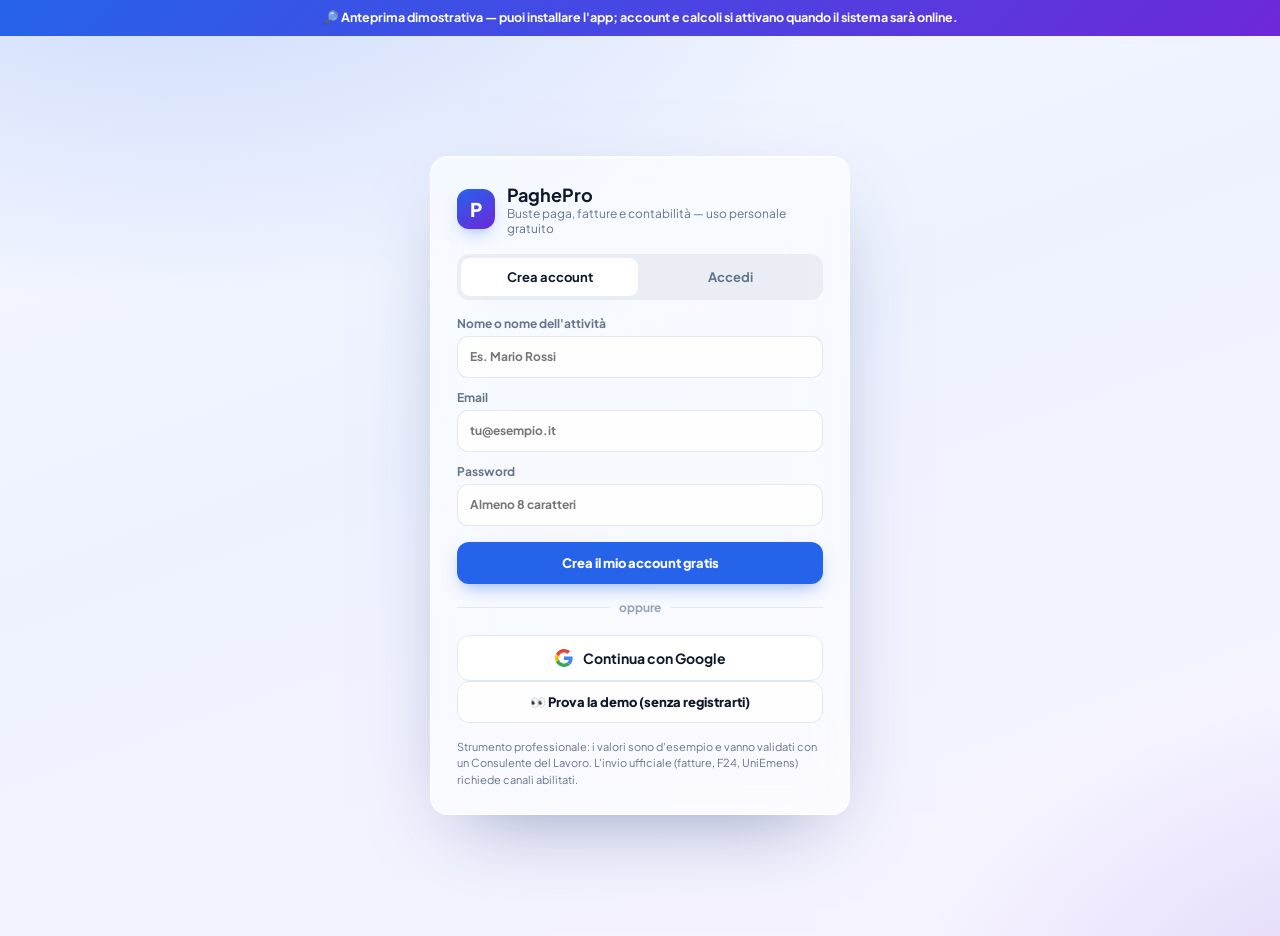
<file: index.html>
<!doctype html>
<html lang="en">
  <head>
    <meta charset="UTF-8" />
    <link rel="icon" type="image/svg+xml" href="/favicon.svg" />
    <meta name="viewport" content="width=device-width, initial-scale=1.0, viewport-fit=cover" />
    <title>PaghePro — Buste paga e contabilità</title>
    <meta name="description" content="Buste paga, fatture e contabilità per uso personale e micro-imprese." />

    <!-- App installabile (PWA): manifest, colore e icone per telefono e computer -->
    <link rel="manifest" href="/manifest.webmanifest" />
    <meta name="theme-color" content="#2563eb" />
    <link rel="apple-touch-icon" href="/icons/apple-touch-icon.png" />
    <meta name="apple-mobile-web-app-capable" content="yes" />
    <meta name="mobile-web-app-capable" content="yes" />
    <meta name="apple-mobile-web-app-status-bar-style" content="default" />
    <meta name="apple-mobile-web-app-title" content="PaghePro" />
    <script type="module" crossorigin src="/assets/index-Bs-Da7kw.js"></script>
    <link rel="stylesheet" crossorigin href="/assets/index-CdrD4pL-.css">
  </head>
  <body>
    <div id="root"></div>
  </body>
</html>
</file>
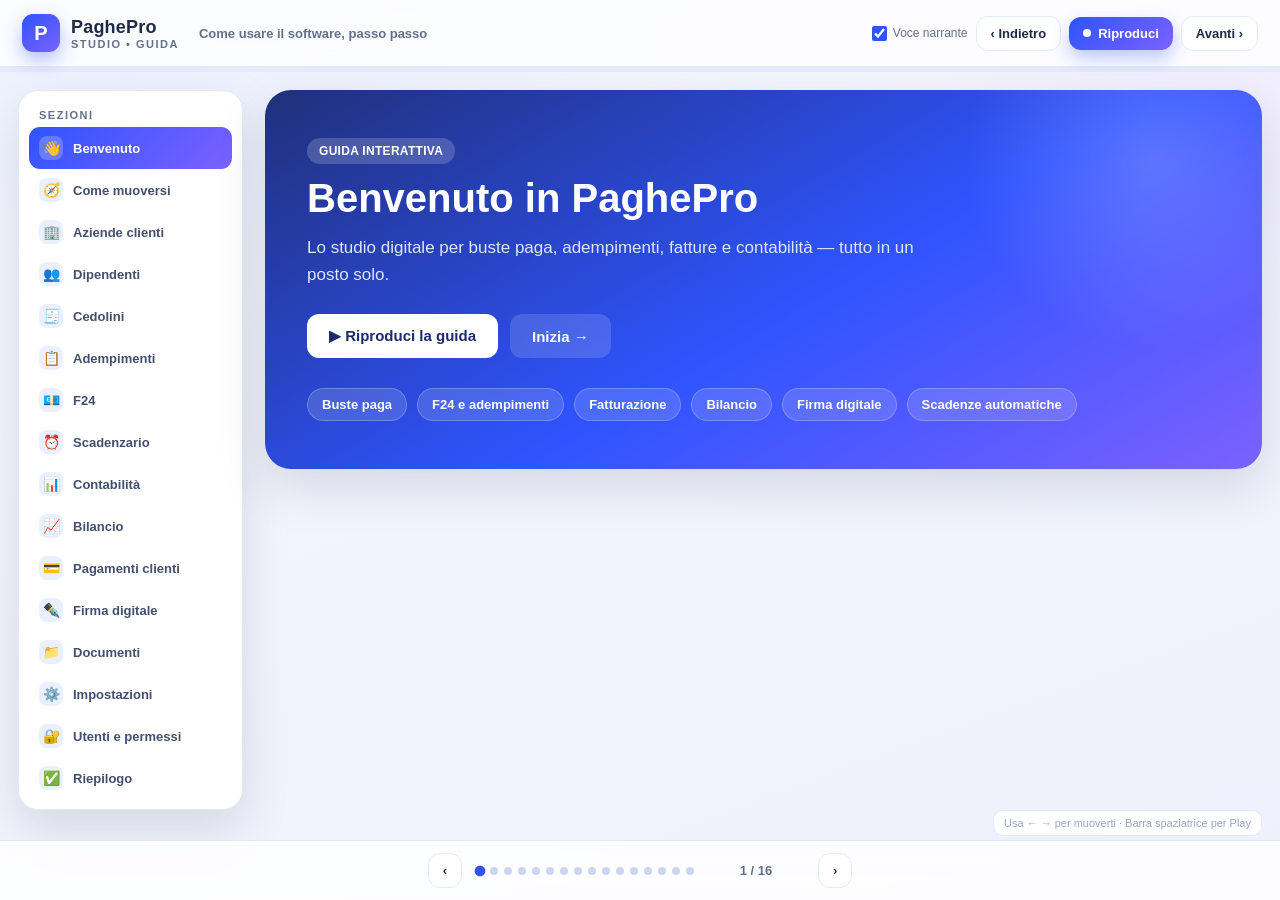
<file: guida/index.html>
<!DOCTYPE html>
<html lang="it">
<head>
<meta charset="UTF-8" />
<meta name="viewport" content="width=device-width, initial-scale=1.0" />
<title>Guida PaghePro — Come usare il software (passo passo)</title>
<style>
  :root{
    --blu:#2f54ff;
    --blu-scuro:#1b2a6b;
    --blu-chiaro:#eaf0ff;
    --viola:#7b61ff;
    --testo:#1f2a44;
    --grigio:#64708a;
    --bordo:#e3e9f7;
    --ok:#16a34a;
    --giallo:#f59e0b;
    --ombra:0 18px 50px rgba(31,42,68,.14);
    --r:20px;
  }
  *{box-sizing:border-box;margin:0;padding:0}
  html,body{height:100%}
  body{
    font-family:-apple-system,BlinkMacSystemFont,"Segoe UI",Roboto,Helvetica,Arial,sans-serif;
    color:var(--testo);
    background:
      radial-gradient(1200px 600px at 10% -10%, #e9eeff 0%, transparent 60%),
      radial-gradient(1000px 600px at 110% 10%, #f1ecff 0%, transparent 55%),
      linear-gradient(160deg,#f6f8ff 0%, #eef1fb 100%);
    min-height:100vh;
    overflow-x:hidden;
  }

  /* ---------- HEADER ---------- */
  header.top{
    position:sticky;top:0;z-index:40;
    display:flex;align-items:center;gap:14px;
    padding:14px 22px;
    background:rgba(255,255,255,.78);
    backdrop-filter:blur(12px);
    border-bottom:1px solid var(--bordo);
  }
  .logo{display:flex;align-items:center;gap:11px}
  .logo .mark{
    width:38px;height:38px;border-radius:11px;
    background:linear-gradient(140deg,var(--blu),var(--viola));
    color:#fff;font-weight:800;font-size:20px;
    display:grid;place-items:center;
    box-shadow:0 8px 18px rgba(47,84,255,.35);
  }
  .logo b{font-size:18px;letter-spacing:.2px}
  .logo span{display:block;font-size:11px;color:var(--grigio);font-weight:600;letter-spacing:1.5px}
  .top .titolo-guida{margin-left:6px;font-weight:700;color:var(--grigio);font-size:13px}
  .top .spazio{flex:1}

  .ctrl{display:flex;align-items:center;gap:8px}
  .btn{
    border:1px solid var(--bordo);background:#fff;color:var(--testo);
    padding:9px 14px;border-radius:12px;font-weight:700;font-size:13px;cursor:pointer;
    display:inline-flex;align-items:center;gap:7px;transition:.15s;
  }
  .btn:hover{border-color:#c7d2f7;transform:translateY(-1px)}
  .btn.primary{background:linear-gradient(135deg,var(--blu),var(--viola));color:#fff;border:none;box-shadow:0 8px 18px rgba(47,84,255,.32)}
  .btn.primary:hover{filter:brightness(1.05)}
  .btn .dot{width:8px;height:8px;border-radius:50%;background:#fff}
  .toggle{font-size:12px;color:var(--grigio);display:flex;align-items:center;gap:6px;user-select:none;cursor:pointer}
  .toggle input{accent-color:var(--blu);width:15px;height:15px}

  /* ---------- PROGRESS ---------- */
  .progress-wrap{height:5px;background:#e6ebfb;position:relative}
  .progress{height:100%;width:0;background:linear-gradient(90deg,var(--blu),var(--viola));transition:width .5s ease}

  /* ---------- LAYOUT ---------- */
  .shell{display:flex;max-width:1280px;margin:0 auto;padding:18px 18px 90px;gap:22px}
  nav.indice{
    width:225px;flex:none;position:sticky;top:96px;align-self:flex-start;
    background:#fff;border:1px solid var(--bordo);border-radius:var(--r);
    padding:10px;box-shadow:var(--ombra);max-height:calc(100vh - 120px);overflow:auto;
  }
  nav.indice h4{font-size:11px;letter-spacing:1.5px;color:var(--grigio);padding:8px 10px 6px}
  .voce{
    display:flex;align-items:center;gap:10px;padding:9px 10px;border-radius:11px;
    cursor:pointer;font-size:13px;font-weight:600;color:#42506e;transition:.12s;
  }
  .voce .ic{width:24px;height:24px;border-radius:8px;background:var(--blu-chiaro);display:grid;place-items:center;font-size:14px;flex:none}
  .voce:hover{background:#f3f6ff}
  .voce.attiva{background:linear-gradient(135deg,var(--blu),var(--viola));color:#fff}
  .voce.attiva .ic{background:rgba(255,255,255,.22)}

  main{flex:1;min-width:0}

  /* ---------- SLIDE ---------- */
  .slide{display:none;animation:entra .55s cubic-bezier(.2,.7,.2,1)}
  .slide.show{display:block}
  @keyframes entra{from{opacity:0;transform:translateY(22px)}to{opacity:1;transform:none}}

  .badge{
    display:inline-flex;align-items:center;gap:8px;font-size:12px;font-weight:800;
    color:var(--blu);background:var(--blu-chiaro);padding:6px 12px;border-radius:999px;margin-bottom:12px;
    letter-spacing:.3px;
  }
  .slide h1{font-size:30px;line-height:1.15;margin-bottom:8px}
  .slide .tagline{color:var(--grigio);font-size:16px;margin-bottom:20px;max-width:760px}

  .doppia{display:grid;grid-template-columns:1.15fr .95fr;gap:26px;align-items:start}
  @media(max-width:900px){.doppia{grid-template-columns:1fr}}

  /* screenshot */
  .schermo{
    position:relative;border-radius:18px;overflow:hidden;
    border:1px solid var(--bordo);box-shadow:var(--ombra);
    background:#fff;animation:fluttua 6s ease-in-out infinite;
  }
  @keyframes fluttua{0%,100%{transform:translateY(0)}50%{transform:translateY(-7px)}}
  .schermo .barra{height:30px;background:#f4f6fc;display:flex;align-items:center;gap:6px;padding:0 12px;border-bottom:1px solid var(--bordo)}
  .schermo .barra i{width:10px;height:10px;border-radius:50%;display:inline-block}
  .schermo .barra i:nth-child(1){background:#ff5f57}
  .schermo .barra i:nth-child(2){background:#febc2e}
  .schermo .barra i:nth-child(3){background:#28c840}
  .schermo .barra span{margin-left:10px;font-size:11px;color:#9aa6c0;font-weight:600}
  .schermo img{display:block;width:100%;height:auto}
  /* sheen che attraversa lo screenshot */
  .schermo::after{
    content:"";position:absolute;top:0;left:-60%;width:50%;height:100%;
    background:linear-gradient(100deg,transparent,rgba(255,255,255,.45),transparent);
    transform:skewX(-18deg);animation:sheen 4.5s ease-in-out infinite;pointer-events:none;
  }
  @keyframes sheen{0%,70%{left:-60%}100%{left:130%}}
  /* hotspot pulsante */
  .hotspot{position:absolute;width:26px;height:26px;border-radius:50%;
    border:3px solid var(--blu);background:rgba(47,84,255,.18);
    transform:translate(-50%,-50%);pointer-events:none;}
  .hotspot::before{content:"";position:absolute;inset:-3px;border-radius:50%;border:3px solid var(--blu);animation:onda 1.8s ease-out infinite}
  @keyframes onda{0%{transform:scale(1);opacity:.9}100%{transform:scale(2.6);opacity:0}}

  /* pannello spiegazione */
  .pannello{background:#fff;border:1px solid var(--bordo);border-radius:var(--r);padding:22px;box-shadow:var(--ombra)}
  .pannello h3{font-size:14px;color:var(--grigio);text-transform:uppercase;letter-spacing:1px;margin-bottom:14px}
  .passo{display:flex;gap:13px;margin-bottom:15px;opacity:0;transform:translateX(14px);animation:passoIn .5s forwards}
  .passo .num{
    width:30px;height:30px;border-radius:10px;flex:none;
    background:linear-gradient(135deg,var(--blu),var(--viola));color:#fff;
    font-weight:800;font-size:14px;display:grid;place-items:center;box-shadow:0 6px 14px rgba(47,84,255,.3)
  }
  .passo p{font-size:14.5px;line-height:1.5;color:#34405e;padding-top:3px}
  .passo p b{color:var(--testo)}
  @keyframes passoIn{to{opacity:1;transform:none}}

  .tip{
    margin-top:6px;display:flex;gap:11px;align-items:flex-start;
    background:linear-gradient(135deg,#fff7e8,#fff);border:1px solid #ffe6b0;
    border-radius:14px;padding:13px 15px;font-size:13.5px;line-height:1.5;color:#7a5b16;
  }
  .tip .ek{font-size:18px;line-height:1}

  /* slide intro / outro */
  .hero{
    background:linear-gradient(150deg,#20307a 0%, #2f54ff 55%, #7b61ff 100%);
    color:#fff;border-radius:26px;padding:48px 42px;box-shadow:var(--ombra);position:relative;overflow:hidden;
  }
  .hero::before{content:"";position:absolute;width:380px;height:380px;border-radius:50%;
    background:radial-gradient(circle,rgba(255,255,255,.18),transparent 70%);top:-120px;right:-80px}
  .hero .badge{background:rgba(255,255,255,.18);color:#fff}
  .hero h1{font-size:40px;line-height:1.1;margin-bottom:14px;max-width:720px}
  .hero p{font-size:17px;line-height:1.6;color:#dfe5ff;max-width:640px;margin-bottom:26px}
  .hero .azioni{display:flex;gap:12px;flex-wrap:wrap}
  .hero .btn{background:#fff;color:var(--blu-scuro);border:none;font-size:15px;padding:13px 22px}
  .hero .btn.ghost{background:rgba(255,255,255,.14);color:#fff}
  .pills{display:flex;flex-wrap:wrap;gap:10px;margin-top:30px}
  .pill{background:rgba(255,255,255,.14);border:1px solid rgba(255,255,255,.22);padding:8px 14px;border-radius:999px;font-size:13px;font-weight:600}

  .riepilogo{display:grid;grid-template-columns:repeat(2,1fr);gap:14px;margin-top:8px}
  @media(max-width:680px){.riepilogo{grid-template-columns:1fr}}
  .rcard{background:#fff;border:1px solid var(--bordo);border-radius:16px;padding:16px 18px;box-shadow:var(--ombra);display:flex;gap:13px;align-items:flex-start}
  .rcard .ic{width:34px;height:34px;border-radius:10px;background:var(--blu-chiaro);display:grid;place-items:center;font-size:17px;flex:none}
  .rcard b{display:block;margin-bottom:3px}
  .rcard small{color:var(--grigio);font-size:13px;line-height:1.45}

  /* ---------- FOOTER NAV ---------- */
  .footer-nav{
    position:fixed;bottom:0;left:0;right:0;z-index:40;
    display:flex;align-items:center;justify-content:center;gap:14px;
    padding:12px;background:rgba(255,255,255,.86);backdrop-filter:blur(12px);
    border-top:1px solid var(--bordo);
  }
  .footer-nav .conta{font-size:13px;font-weight:700;color:var(--grigio);min-width:96px;text-align:center}
  .dots{display:flex;gap:6px}
  .dots i{width:8px;height:8px;border-radius:50%;background:#cdd6f0;cursor:pointer;transition:.2s}
  .dots i.on{background:var(--blu);transform:scale(1.35)}
  .nascondi{display:none!important}

  .hint-tasti{position:fixed;bottom:64px;right:18px;font-size:11px;color:#9aa6c0;background:#fff;border:1px solid var(--bordo);border-radius:10px;padding:6px 10px;z-index:39}
  @media(max-width:760px){nav.indice{display:none}.hint-tasti{display:none}}
</style>
</head>
<body>

<header class="top">
  <div class="logo">
    <div class="mark">P</div>
    <div><b>PaghePro</b><span>STUDIO • GUIDA</span></div>
  </div>
  <div class="titolo-guida">Come usare il software, passo passo</div>
  <div class="spazio"></div>
  <div class="ctrl">
    <label class="toggle"><input type="checkbox" id="vox" checked> Voce narrante</label>
    <button class="btn" id="btnPrev">‹ Indietro</button>
    <button class="btn primary" id="btnPlay"><span class="dot"></span> Riproduci</button>
    <button class="btn" id="btnNext">Avanti ›</button>
  </div>
</header>
<div class="progress-wrap"><div class="progress" id="prog"></div></div>

<div class="shell">
  <nav class="indice" id="indice">
    <h4>SEZIONI</h4>
    <div id="voci"></div>
  </nav>

  <main id="main"><!-- slide iniettate da JS --></main>
</div>

<div class="hint-tasti">Usa ← → per muoverti · Barra spaziatrice per Play</div>

<div class="footer-nav">
  <button class="btn" id="btnPrev2">‹</button>
  <div class="dots" id="dots"></div>
  <div class="conta" id="conta">1 / 16</div>
  <button class="btn" id="btnNext2">›</button>
</div>

<script src="guida-data.js"></script>
<script>
/* =========================================================
   RENDER + NAVIGAZIONE + RIPRODUZIONE CON VOCE
   (i testi delle schede sono in guida-data.js)
   ========================================================= */
const main=document.getElementById('main');
const voci=document.getElementById('voci');
const dots=document.getElementById('dots');
let idx=0, playing=false, timer=null;

// costruisci slide
SLIDES.forEach((s,i)=>{
  const el=document.createElement('section');
  el.className='slide'; el.dataset.i=i;
  if(s.tipo==='hero'){
    el.innerHTML=`<div class="hero">
      <span class="badge">GUIDA INTERATTIVA</span>
      <h1>${s.titolo}</h1>
      <p>${s.intro}</p>
      <div class="azioni">
        <button class="btn" onclick="window._play()">▶ Riproduci la guida</button>
        <button class="btn ghost" onclick="window._go(1)">Inizia →</button>
      </div>
      <div class="pills">${s.pills.map(p=>`<span class="pill">${p}</span>`).join('')}</div>
    </div>`;
  } else if(s.tipo==='outro'){
    el.innerHTML=`<span class="badge">${s.icona} ${s.menu}</span>
      <h1>${s.titolo}</h1>
      <p class="tagline">${s.tagline}</p>
      <div class="riepilogo">
        ${s.cards.map(c=>`<div class="rcard"><div class="ic">${c[0]}</div><div><b>${c[1]}</b><small>${c[2]}</small></div></div>`).join('')}
      </div>
      <div class="tip" style="margin-top:18px"><span class="ek">💡</span><div>${s.nota}</div></div>`;
  } else {
    el.innerHTML=`<span class="badge">${s.icona} ${s.menu}</span>
      <h1>${s.titolo}</h1>
      <p class="tagline">${s.tagline}</p>
      <div class="doppia">
        <div class="schermo">
          <div class="barra"><i></i><i></i><i></i><span>PaghePro Studio</span></div>
          <img src="${s.img}" alt="${s.menu}">
          ${s.hotspot?`<div class="hotspot" style="left:${s.hotspot.x}%;top:${s.hotspot.y}%"></div>`:''}
        </div>
        <div class="pannello">
          <h3>Come si fa</h3>
          ${s.passi.map((p,k)=>`<div class="passo" style="animation-delay:${.15+k*.13}s"><div class="num">${k+1}</div><p>${p}</p></div>`).join('')}
          ${s.tip?`<div class="tip"><span class="ek">💡</span><div>${s.tip}</div></div>`:''}
        </div>
      </div>`;
  }
  main.appendChild(el);

  // voce indice
  const v=document.createElement('div');
  v.className='voce'; v.dataset.i=i;
  v.innerHTML=`<span class="ic">${s.icona}</span><span>${s.menu}</span>`;
  v.onclick=()=>go(i);
  voci.appendChild(v);

  // dot
  const d=document.createElement('i'); d.dataset.i=i; d.onclick=()=>go(i); dots.appendChild(d);
});

function render(){
  document.querySelectorAll('.slide').forEach(el=>el.classList.toggle('show', +el.dataset.i===idx));
  // ri-triggera animazioni passi
  const cur=document.querySelector('.slide.show');
  if(cur){ cur.querySelectorAll('.passo').forEach(p=>{p.style.animation='none';p.offsetHeight;p.style.animation='';}); }
  document.querySelectorAll('.voce').forEach(v=>v.classList.toggle('attiva',+v.dataset.i===idx));
  document.querySelectorAll('.dots i').forEach(d=>d.classList.toggle('on',+d.dataset.i===idx));
  const attiva=document.querySelector('.voce.attiva'); if(attiva) attiva.scrollIntoView({block:'nearest'});
  document.getElementById('conta').textContent=`${idx+1} / ${SLIDES.length}`;
  document.getElementById('prog').style.width=((idx)/(SLIDES.length-1)*100)+'%';
}
function go(i){ idx=Math.max(0,Math.min(SLIDES.length-1,i)); render(); if(playing) speakCurrent(); }
function next(auto){ if(idx<SLIDES.length-1){ go(idx+1);} else { stop(); } }
function prev(){ go(idx-1); }

// ---- voce ----
function pickVoice(){
  const vs=speechSynthesis.getVoices().filter(v=>v.lang&&v.lang.toLowerCase().startsWith('it'));
  return vs[0]||null;
}
function speakCurrent(){
  clearTimeout(timer);
  const txt=SLIDES[idx].narr||'';
  const useVox=document.getElementById('vox').checked && 'speechSynthesis' in window;
  if(useVox){
    speechSynthesis.cancel();
    const u=new SpeechSynthesisUtterance(txt);
    u.lang='it-IT'; u.rate=1; u.pitch=1;
    const v=pickVoice(); if(v) u.voice=v;
    u.onend=()=>{ if(playing) timer=setTimeout(()=>next(true),700); };
    speechSynthesis.speak(u);
  } else {
    // senza voce: tempo proporzionale alla lunghezza del testo
    const ms=Math.max(4200, txt.length*55);
    timer=setTimeout(()=>{ if(playing) next(true); }, ms);
  }
}
function play(){ playing=true; setBtn(); if(idx===SLIDES.length-1) idx=0,render(); speakCurrent(); }
function stop(){ playing=false; setBtn(); clearTimeout(timer); if('speechSynthesis' in window) speechSynthesis.cancel(); }
function setBtn(){ document.getElementById('btnPlay').innerHTML = playing?'<span class="dot"></span> Pausa':'<span class="dot"></span> Riproduci'; }

window._play=play; window._go=go;
document.getElementById('btnPlay').onclick=()=> playing?stop():play();
document.getElementById('btnNext').onclick=()=>{stop();next();};
document.getElementById('btnPrev').onclick=()=>{stop();prev();};
document.getElementById('btnNext2').onclick=()=>{stop();next();};
document.getElementById('btnPrev2').onclick=()=>{stop();prev();};
document.getElementById('vox').onchange=()=>{ if(playing) speakCurrent(); };
document.addEventListener('keydown',e=>{
  if(e.key==='ArrowRight'){stop();next();}
  else if(e.key==='ArrowLeft'){stop();prev();}
  else if(e.code==='Space'){e.preventDefault(); playing?stop():play();}
});
if('speechSynthesis' in window){ speechSynthesis.onvoiceschanged=()=>{}; }
render();
</script>
</body>
</html>
</file>
<file: assets/index-CdrD4pL-.css>
@import "https://fonts.googleapis.com/css2?family=Plus+Jakarta+Sans:wght@400;500;600;700;800&display=swap";:root{--text:#0f172a;--muted:#64748b;--soft:#94a3b8;--line:#e2e8f0;--line-soft:#eef2f7;--blue:#2563eb;--blue-strong:#1d4ed8;--green:#16a34a;--amber:#b45309;--red:#b91c1c;--violet:#6d28d9;--cyan:#0e7490;--panel:#ffffff8f;--panel-strong:#ffffffbd;--shadow:0 14px 40px -18px #1e3a5f52;--inset:0 1px 0 #ffffffad inset;font-family:Plus Jakarta Sans,system-ui,-apple-system,BlinkMacSystemFont,Segoe UI,sans-serif}*{box-sizing:border-box}html{min-height:100%}body{min-height:100vh;color:var(--text);-webkit-font-smoothing:antialiased;background:radial-gradient(900px 600px at 8% -8%,#cfe0ff 0%,#cfe0ff00 55%),radial-gradient(800px 600px at 95% 0,#d8e9ff 0%,#d8e9ff00 52%),radial-gradient(700px 700px at 60% 110%,#e3dcff 0%,#e3dcff00 55%),radial-gradient(600px 500px at 100% 80%,#d4f3ee 0%,#d4f3ee00 55%),linear-gradient(155deg,#eaf2fd 0%,#e9eefb 50%,#eef3fb 100%);margin:0}button,input,select,textarea{font:inherit}button{color:inherit}input,select,textarea{width:100%;min-height:42px;color:var(--text);background:#ffffffd1;border:1px solid #e2e8f0f2;border-radius:11px;outline:none;padding:0 12px;transition:border-color .18s,box-shadow .18s,background .18s}input:focus,select:focus,textarea:focus{background:#fff;border-color:#2563eb94;box-shadow:0 0 0 4px #2563eb1a}textarea{resize:vertical;min-height:160px;padding:11px 12px;line-height:1.45}h1,h2,p{margin:0}.num{font-variant-numeric:tabular-nums}.centro{place-items:center;min-height:100vh;padding:20px;display:grid}.card{background:var(--panel);width:min(100%,380px);box-shadow:var(--inset), var(--shadow);-webkit-backdrop-filter:blur(24px)saturate(180%);backdrop-filter:blur(24px)saturate(180%);border:1px solid #ffffffb8;border-radius:18px;padding:22px}.errore{color:var(--red);margin-top:12px;font-size:12px;font-weight:700}.muto{color:var(--muted)}.app-shell{gap:16px;min-height:100vh;padding:16px;display:flex}.glass-panel,.glass-card{background:var(--panel);box-shadow:var(--inset), var(--shadow);-webkit-backdrop-filter:blur(26px)saturate(185%);border:1px solid #ffffffad}.sidebar{border-radius:22px;flex-direction:column;flex:0 0 248px;align-self:flex-start;width:248px;max-height:calc(100vh - 32px);display:flex;position:sticky;top:16px;overflow:hidden}.brand{align-items:center;gap:11px;padding:20px 20px 16px;display:flex}.brand-mark{color:#fff;background:linear-gradient(150deg, var(--blue), var(--blue-strong));border-radius:11px;place-items:center;width:38px;height:38px;font-size:19px;font-weight:800;display:grid;box-shadow:0 6px 14px -3px #2563eb8c}.brand strong,.brand span{line-height:1.05;display:block}.brand strong{font-size:16px;font-weight:800}.brand span{color:var(--muted);margin-top:3px;font-size:11px;font-weight:700}.nav-scroll{flex:1;padding:6px 12px 10px;overflow-y:auto}.nav-title{color:var(--soft);letter-spacing:.07em;text-transform:uppercase;padding:14px 12px 7px;font-size:10px;font-weight:800}.nav-item{color:#475569;cursor:pointer;text-align:left;background:0 0;border:0;border-radius:12px;align-items:center;gap:11px;width:100%;margin-bottom:3px;padding:10px 12px;font-size:13.5px;font-weight:700;display:flex}.nav-item span{text-align:center;width:20px;color:inherit;font-size:15px}.nav-item.active{color:#fff;background:linear-gradient(150deg, var(--blue), var(--blue-strong));box-shadow:0 8px 18px -6px #2563eb8c}.company-switch{cursor:pointer;background:#ffffffb3;border:1px solid #e2e8f0e6;border-radius:14px;align-items:center;gap:10px;margin:12px;padding:11px 12px;display:flex}.company-switch strong,.company-switch small{line-height:1.2;display:block}.company-switch strong{font-size:12.5px}.company-switch small{color:var(--soft);margin-top:2px;font-size:10.5px}.company-icon{width:30px;height:30px;color:var(--blue);background:#eff6ff;border-radius:9px;flex:0 0 30px;place-items:center;font-weight:800;display:grid}.chevron{color:var(--soft);margin-left:auto}.workspace{flex-direction:column;flex:1;gap:16px;min-width:0;display:flex}.topbar{align-items:center;gap:12px;display:flex}.soft-button,.icon-button,.user-button,.search-box{-webkit-backdrop-filter:blur(22px)saturate(185%);backdrop-filter:blur(22px)saturate(185%);background:#ffffff8c;border:1px solid #ffffffd9;box-shadow:0 4px 16px -8px #1e3a5f33}.soft-button,.icon-button,.user-button{cursor:pointer}.company-top{border-radius:13px;align-items:center;gap:9px;min-height:44px;padding:0 13px;font-size:13.5px;display:flex}.guide-top{color:#fff;background:linear-gradient(135deg,#2f54ff,#7b61ff);border:none;border-radius:13px;align-items:center;gap:8px;min-height:44px;padding:0 16px;font-size:13.5px;display:flex;box-shadow:0 8px 18px -6px #2f54ff80}.guide-top strong{font-weight:700}.guide-top:hover{filter:brightness(1.06)}.search-box{border-radius:13px;align-items:center;width:min(100%,560px);display:flex;position:relative}.search-box span{color:var(--soft);position:absolute;left:14px}.search-box input{height:44px;box-shadow:none;background:0 0;border:0;padding:0 58px 0 38px}.search-box kbd{border:1px solid var(--line);color:var(--soft);font:inherit;background:#fff;border-radius:6px;padding:2px 6px;font-size:11px;font-weight:700;position:absolute;right:12px}.topbar-spacer{flex:1}.icon-button{border-radius:13px;place-items:center;width:44px;height:44px;font-weight:800;display:grid;position:relative}.icon-button b{color:#fff;background:#dc2626;border:2px solid #eef4fc;border-radius:9px;place-items:center;min-width:18px;height:18px;padding:0 4px;font-size:10px;display:grid;position:absolute;top:-5px;right:-5px}.user-button{border-radius:13px;align-items:center;gap:10px;min-height:44px;padding:6px 12px 6px 6px;display:flex}.user-button>span{color:#fff;background:linear-gradient(150deg, var(--blue), var(--blue-strong));border-radius:9px;flex:0 0 32px;place-items:center;width:32px;height:32px;font-size:12px;font-weight:800;display:grid}.user-button strong,.user-button small{text-align:left;line-height:1.2;display:block}.user-button strong{font-size:12.5px}.user-button small{color:var(--soft);margin-top:2px;font-size:10.5px}.user-button em{color:var(--soft);font-style:normal}.content-area{flex:1;min-width:0}.breadcrumbs{color:var(--soft);align-items:center;gap:8px;margin-bottom:12px;font-size:12.5px;font-weight:700;display:flex}.breadcrumbs b{color:#cbd5e1;margin-left:8px}.breadcrumbs .current{color:var(--text)}.dashboard-grid{grid-template-columns:minmax(0,1fr) 312px;align-items:start;gap:16px;display:grid}.dashboard-main{min-width:0}.page-heading,.card-title-row{justify-content:space-between;align-items:flex-start;gap:16px;display:flex}.page-heading{margin-bottom:18px}.page-heading h1,.page-card h1{letter-spacing:-.02em;font-size:27px;font-weight:800}.page-heading p,.card-title-row p,.page-card p{color:var(--muted);margin-top:5px;font-size:13.5px;font-weight:600}.btn{cursor:pointer;white-space:nowrap;border:0;border-radius:12px;justify-content:center;align-items:center;min-height:42px;padding:0 17px;font-size:13px;font-weight:800;display:inline-flex}.btn.primary{color:#fff;background:var(--blue);box-shadow:0 8px 18px -6px #2563eb80}.btn.secondary{border:1px solid var(--line);color:var(--text);background:#ffffffc7}.kpi-grid{grid-template-columns:repeat(4,minmax(0,1fr));gap:14px;margin-bottom:16px;display:grid}.glass-card{border-radius:18px}.kpi-card{padding:17px}.kpi-head{align-items:center;gap:10px;display:flex}.kpi-head strong,.kpi-head small{line-height:1.2;display:block}.kpi-head strong{color:#475569;font-size:12px}.kpi-head small{color:var(--soft);margin-top:3px;font-size:10.5px;font-weight:700}.tone-icon{border-radius:11px;flex:0 0 38px;place-items:center;width:38px;height:38px;font-weight:800;display:grid}.tone-icon.blue,.workflow-dot.blue{color:var(--blue);background:#eff6ff}.tone-icon.green,.workflow-dot.green{color:var(--green);background:#dcfce7}.tone-icon.amber,.workflow-dot.amber{color:var(--amber);background:#fef3c7}.tone-icon.cyan{color:var(--cyan);background:#cffafe}.kpi-value{letter-spacing:-.02em;margin-top:13px;font-size:26px;font-weight:800}.kpi-value span{color:var(--soft);font-size:15px}.kpi-value.blue{color:var(--blue)}.kpi-value.green{color:var(--green)}.kpi-value.amber{color:var(--amber)}.kpi-value.cyan{color:var(--cyan)}.kpi-card p{color:var(--muted);margin-top:6px;font-size:11px;font-weight:700}.work-card{margin-bottom:16px;padding:18px 20px}.card-title-row h2{font-size:15px;font-weight:800}.link-button{color:var(--blue);cursor:pointer;background:0 0;border:0;font-size:12.5px;font-weight:800}.workflow{grid-template-columns:repeat(7,minmax(84px,1fr));gap:0;margin-top:18px;display:grid;overflow-x:auto}.workflow-step{text-align:center;flex-direction:column;align-items:center;min-width:86px;display:flex;position:relative}.workflow-line{background:var(--line);width:100%;height:2px;position:absolute;top:24px;left:50%}.workflow-dot{z-index:1;border:2px solid;border-radius:999px;place-items:center;width:48px;height:48px;font-size:18px;font-weight:800;display:grid;position:relative}.workflow-dot.slate{color:var(--soft);background:#f8fafc}.workflow-step strong{margin-top:9px;font-size:11.5px;line-height:1.25}.workflow-step small{color:var(--muted);margin-top:2px;font-size:11px;font-weight:700}.status-pill,.tag{white-space:nowrap;border-radius:999px;justify-content:center;align-items:center;gap:4px;font-size:11px;font-style:normal;font-weight:800;display:inline-flex}.status-pill{padding:4px 9px}.tag{min-width:34px;padding:3px 8px}.status-pill.green,.tag.green{color:#15803d;background:#dcfce7}.status-pill.blue,.tag.blue{color:#1d4ed8;background:#dbeafe}.status-pill.amber,.tag.amber{color:var(--amber);background:#fef3c7}.status-pill.red,.tag.red{color:var(--red);background:#fee2e2}.status-pill.slate,.tag.slate{color:var(--muted);background:#f1f5f9}.tag.violet{color:var(--violet);background:#ede9fe}.workflow-step .status-pill{margin-top:7px}.queue-card{padding:18px 20px 8px}.tabs-line{border-bottom:1px solid var(--line-soft);gap:18px;margin:6px 0 4px;display:flex;overflow-x:auto}.tabs-line button{color:var(--soft);cursor:pointer;white-space:nowrap;background:0 0;border:0;border-bottom:2px solid #0000;padding:9px 0;font-size:12.5px;font-weight:800}.tabs-line button.active{border-color:var(--blue);color:var(--blue);margin-bottom:-1px}.table-wrap{width:100%;overflow-x:auto}.data-table{border-collapse:collapse;width:100%;min-width:620px}.data-table th{color:var(--soft);letter-spacing:.03em;text-align:left;text-transform:uppercase;padding:8px 6px;font-size:10.5px;font-weight:800}.data-table td{color:var(--muted);vertical-align:middle;border-top:1px solid #f1f5f9;padding:10px 6px;font-size:12.5px;font-weight:600}.data-table td strong{color:var(--text);font-size:13px}.data-table .right{text-align:right}.data-table.spacious th,.data-table.spacious td{padding:13px 12px}.data-table.compact{min-width:420px}.data-table tr.Trattenuta td{color:var(--red)}.data-table tr.Figurativa td{color:var(--soft)}.mini-action{border:1px solid var(--line);color:var(--blue);cursor:pointer;background:#ffffffb8;border-radius:8px;padding:5px 10px;font-size:12px;font-weight:800}.dashboard-rail{flex-direction:column;gap:14px;display:flex}.side-card{padding:16px 17px}.side-card-head{align-items:center;gap:8px;margin-bottom:12px;display:flex}.side-card-head strong{font-size:14px;font-weight:800}.count{border-radius:20px;place-items:center;min-width:27px;height:23px;padding:0 8px;font-size:11px;font-weight:800;display:inline-grid}.count.red{color:var(--red);background:#fee2e2}.count.blue{color:var(--blue);background:#dbeafe}.alert-row,.rail-cta{cursor:pointer;border:0;width:100%}.alert-row{color:var(--red);text-align:left;background:#fef2f2;border:1px solid #fee2e2;border-radius:12px;align-items:center;gap:11px;margin-bottom:9px;padding:11px;display:flex}.alert-row span{color:#fff;background:#dc2626;border-radius:999px;flex:0 0 18px;place-items:center;width:18px;height:18px;font-size:12px;font-weight:800;display:grid}.alert-row strong,.alert-row small,.deadline-row strong,.deadline-row small,.receipt-row strong,.receipt-row small{line-height:1.25;display:block}.alert-row strong{flex:1;min-width:0;font-size:12.5px}.alert-row small{color:var(--soft);margin-top:2px;font-size:11px}.alert-row em{color:#fca5a5;font-style:normal}.rail-cta{color:var(--blue);background:#eff6ff;border-radius:10px;margin-top:3px;padding:8px;font-size:12.5px;font-weight:800}.deadline-row,.receipt-row{border-bottom:1px solid #f1f5f9;align-items:center;gap:12px;padding:9px 0;display:flex}.deadline-row>span{text-align:center;flex:0 0 40px;width:40px}.deadline-row b{font-size:18px;line-height:1;display:block}.deadline-row small,.receipt-row small{color:var(--soft);margin-top:2px;font-size:11px}.deadline-row>span small{letter-spacing:.05em;font-size:9.5px;font-weight:800}.deadline-row strong,.receipt-row strong{flex:1;min-width:0;font-size:12.5px}.receipt-row>span{color:#15803d;background:#dcfce7;border-radius:9px;flex:0 0 30px;place-items:center;width:30px;height:30px;font-weight:800;display:grid}.receipt-row em{color:var(--soft);font-size:11px;font-style:normal;font-weight:700}.module-layout{grid-template-columns:minmax(0,1fr) 280px;align-items:start;gap:16px;max-width:1100px;display:grid}.module-layout.wide{max-width:1180px}.form-card,.page-card,.module-rail{padding:18px 20px}.form-card{gap:16px;display:grid}.empty-state{color:var(--muted);background:#ffffff6b;border:1px dashed #94a3b8a6;border-radius:12px;padding:14px;font-size:13px;font-weight:700}.company-list{gap:8px;display:grid}.company-row{border:1px solid var(--line-soft);background:#ffffff85;border-radius:12px;align-items:center;gap:11px;padding:10px 12px;display:flex}.company-row span,.person-cell span{width:32px;height:32px;color:var(--blue);background:#dbeafe;border-radius:10px;flex:0 0 32px;place-items:center;font-size:11px;font-weight:800;display:grid}.company-row strong{flex:1;min-width:0;font-size:13px}.company-row em{color:#15803d;font-size:11px;font-style:normal;font-weight:800}.confirm-panel{color:var(--amber);background:#fffbeb;border:1px solid #fde68a;border-radius:12px;gap:12px;padding:14px;display:grid}.confirm-panel p{font-size:13px;font-weight:700}.actions-row{flex-wrap:wrap;gap:10px;display:flex}.form-grid{grid-template-columns:repeat(2,minmax(0,1fr));align-items:start;gap:13px;display:grid}.form-grid label{color:var(--muted);gap:6px;font-size:12px;font-weight:800;display:grid}.form-grid label>span{align-items:baseline;gap:4px;display:flex}.form-grid small{color:var(--soft);font-size:11px;font-weight:700}.wide-field{grid-column:1/-1}.autocomplete{position:relative}.suggerimenti{z-index:20;background:#fff;border:1px solid #e2e8f0f2;border-radius:12px;max-height:220px;margin:0;padding:6px;list-style:none;position:absolute;top:calc(100% + 4px);left:0;right:0;overflow-y:auto;box-shadow:0 18px 45px -20px #1e3a5f73}.suggerimenti li{cursor:pointer;color:var(--text);border-radius:9px;padding:9px 10px;font-size:12.5px;font-weight:700}.suggerimenti li:hover{background:#eff6ff}.payroll-result{gap:14px;display:grid}.result-summary{grid-template-columns:repeat(3,minmax(0,1fr));gap:10px;display:grid}.result-summary div,.metric,.rail-metric{border:1px solid var(--line-soft);background:#ffffff8c;border-radius:12px;gap:4px;padding:12px;display:grid}.result-summary span,.metric span,.rail-metric span{color:var(--soft);font-size:11px;font-weight:800}.result-summary strong,.metric strong,.rail-metric strong{font-size:17px;font-weight:800}.result-summary .net-result{color:#15803d;background:#ecfdf5}.meta-strip{color:var(--muted);flex-wrap:wrap;gap:12px;font-size:12px;font-weight:700;display:flex}.meta-strip b{color:var(--text)}.module-rail{position:sticky;top:76px}.module-rail h2{margin-bottom:12px}.rail-metric{margin-bottom:8px}.person-cell{align-items:center;gap:10px;display:flex}.metric-strip{grid-template-columns:repeat(4,minmax(0,1fr));gap:12px;margin:16px 0;display:grid}.workbench-grid,.document-workspace{grid-template-columns:minmax(0,1fr) 300px;align-items:start;gap:16px;max-width:1180px;display:grid}.document-workspace{grid-template-columns:minmax(0,1fr) 340px}.focus-panel,.pdf-preview{gap:12px;padding:18px;display:grid;position:sticky;top:76px}.focus-panel h2{margin-bottom:2px;font-size:15px;font-weight:800}.timeline-row,.check-row{border-bottom:1px solid #f1f5f9;align-items:center;gap:10px;padding:10px 0;display:flex}.timeline-row strong,.check-row strong{min-width:0;color:var(--text);font-size:12.5px;font-weight:800}.accounting-total{color:var(--blue);background:linear-gradient(145deg,#eff6ffe6,#ffffff8f);border:1px solid #2563eb29;border-radius:16px;gap:4px;margin:16px 0;padding:18px;display:grid}.accounting-total span,.accounting-total em{font-size:12px;font-style:normal;font-weight:800}.accounting-total em{color:var(--muted)}.accounting-total strong{color:var(--text);letter-spacing:-.02em;font-size:30px;font-weight:800}.ledger-grid,.document-grid,.settings-grid{gap:12px;display:grid}.ledger-grid{grid-template-columns:repeat(2,minmax(0,1fr))}.ledger-card,.document-card,.settings-card{border:1px solid var(--line-soft);background:#ffffff8f;border-radius:14px}.ledger-card{gap:8px;padding:15px;display:grid}.ledger-card span,.document-card span,.settings-card span{color:var(--muted);font-size:12px;font-weight:700}.ledger-card strong{font-size:20px;font-weight:800}.ledger-card em{width:fit-content}.document-grid{grid-template-columns:repeat(3,minmax(0,1fr));margin-top:16px}.document-card{grid-template-rows:auto 1fr auto;gap:13px;min-height:148px;padding:15px;display:grid}.doc-icon{width:46px;height:46px;color:var(--blue);background:#eff6ff;border:1px solid #2563eb33;border-radius:12px;place-items:center;font-size:11px;font-weight:800;display:grid}.document-card strong,.settings-card strong{color:var(--text);font-size:14px;font-weight:800;display:block}.document-card span,.settings-card span{margin-top:4px;line-height:1.35;display:block}.document-card em{width:fit-content}.pdf-toolbar{justify-content:space-between;align-items:center;gap:12px;display:flex}.pdf-toolbar strong{font-size:14px;font-weight:800}.fiscal-sheet{background:linear-gradient(#eef2f7 1px,#0000 1px) 0 66px/100% 44px,#fff;border:1px solid #dbe3ef;border-radius:12px;align-content:start;gap:16px;min-height:360px;padding:24px;display:grid;box-shadow:0 16px 36px -24px #0f172a80}.fiscal-sheet b{color:var(--blue);font-size:34px;font-weight:800;line-height:1}.fiscal-sheet span{color:var(--muted);font-size:13px;font-weight:800}.fiscal-sheet strong{border-top:2px solid var(--line);margin-top:48px;padding-top:18px;font-size:28px;font-weight:800}.settings-grid{grid-template-columns:repeat(2,minmax(0,1fr));margin-top:16px}.settings-card{justify-content:space-between;align-items:center;gap:14px;padding:16px;display:flex}.settings-card div{min-width:0}@media (width<=1180px){.app-shell{display:block}.sidebar{width:100%;max-height:none;margin-bottom:16px;position:static}.nav-scroll{grid-template-columns:repeat(3,minmax(0,1fr));gap:8px;display:grid}.nav-group{min-width:0}.dashboard-grid,.module-layout,.workbench-grid,.document-workspace{grid-template-columns:1fr}.dashboard-rail{grid-template-columns:repeat(3,minmax(0,1fr));display:grid}.module-rail,.focus-panel,.pdf-preview{position:static}}@media (width<=860px){.app-shell{padding:10px}.topbar{flex-wrap:wrap}.search-box{order:5;width:100%}.user-button strong{display:none}.kpi-grid,.metric-strip,.result-summary,.dashboard-rail,.ledger-grid,.document-grid,.settings-grid{grid-template-columns:1fr}.workflow{grid-template-columns:repeat(7,96px)}.form-grid{grid-template-columns:1fr}.page-heading,.card-title-row{flex-direction:column;align-items:stretch}.btn{width:100%}}.detail-layout{max-width:1080px}.emp-header{align-items:center;gap:16px;margin-bottom:14px;padding:18px 20px;display:flex}.emp-avatar{color:#fff;background:linear-gradient(150deg, var(--blue), var(--blue-strong));border-radius:16px;flex:0 0 58px;place-items:center;width:58px;height:58px;font-size:21px;font-weight:800;display:grid}.emp-id{flex:1;min-width:0}.emp-id-top{align-items:center;gap:10px;display:flex}.emp-id-top h1{letter-spacing:-.02em;font-size:22px;font-weight:800}.emp-id-meta{color:var(--muted);margin-top:4px;font-size:13px;font-weight:600}.emp-card{padding:0;overflow:hidden}.emp-tabs{border-bottom:1px solid var(--line-soft);gap:26px;padding:0 24px;display:flex;overflow-x:auto}.emp-tab{color:var(--muted);cursor:pointer;white-space:nowrap;background:0 0;border:0;border-bottom:2.5px solid #0000;margin-bottom:-1px;padding:12px 4px;font-size:13.5px;font-weight:600}.emp-tab.active{color:var(--blue);border-color:var(--blue);font-weight:700}.emp-body{padding:26px 24px}.emp-grid{grid-template-columns:repeat(3,minmax(0,1fr));gap:22px 30px;display:grid}.emp-field-label{color:var(--soft);letter-spacing:.04em;text-transform:uppercase;margin-bottom:4px;font-size:11px;font-weight:700}.emp-field-label .hint{color:var(--blue);text-transform:none}.emp-field-label .hint.muted{color:var(--soft)}.emp-field-value{font-size:14px;font-weight:600}.emp-span2{grid-column:span 2}.timesheet-layout{align-items:flex-start;gap:16px;display:flex}.timesheet-main{flex:1;min-width:0}.ts-kpi-grid{grid-template-columns:repeat(4,minmax(0,1fr));gap:14px;margin-bottom:16px;display:grid}.ts-kpi{border-radius:16px;align-items:center;gap:12px;padding:15px;display:flex}.ts-kpi-icon{border-radius:12px;flex:0 0 42px;place-items:center;width:42px;height:42px;font-size:18px;display:grid}.ts-kpi b{letter-spacing:-.02em;margin-top:1px;font-size:21px;font-weight:800;display:block}.ts-kpi span{color:var(--muted);font-size:11.5px;font-weight:600;display:block}.ts-kpi small{color:var(--soft);font-size:10.5px;font-weight:600;display:block}.ts-grid-card{padding:0;overflow:hidden}.ts-grid-scroll{overflow-x:auto}.ts-grid{border-collapse:collapse;width:100%;min-width:900px}.ts-grid thead tr{background:#f8fafc}.ts-grid th{color:var(--soft);letter-spacing:.03em;text-align:center;text-transform:uppercase;padding:11px 4px;font-size:10px;font-weight:700}.ts-grid th:first-child{text-align:left;padding:11px 14px}.ts-grid td{text-align:center;border-top:1px solid #f1f5f9;padding:6px 3px}.ts-grid td:first-child{text-align:left;padding:8px 14px}.ts-input{border:1px solid var(--line);text-align:center;border-radius:9px;width:62px;min-height:0;padding:7px 4px;font-size:12.5px;font-weight:600}.ts-input.locked{color:var(--soft);background:#f8fafc;border-color:#0000}.ts-input.flag-red{color:var(--red);background:#fef2f2;border-color:#fca5a5}.ts-input.flag-amber{color:var(--amber);background:#fffbeb;border-color:#fcd34d}.ts-person{align-items:center;gap:10px;display:flex}.ts-person .avatar{border-radius:10px;flex:0 0 32px;place-items:center;width:32px;height:32px;font-size:11px;font-weight:700;display:grid}.ts-person b{font-size:13px;font-weight:700;display:block}.ts-person small{color:var(--soft);font-size:10.5px;font-weight:600;display:block}.timesheet-rail{flex-direction:column;flex:0 0 300px;gap:14px;width:300px;display:flex}.rail-head{align-items:center;gap:8px;margin-bottom:13px;display:flex}.rail-head strong{font-size:14px;font-weight:800}.anomalia-row{border-bottom:1px solid #f1f5f9;gap:11px;padding:9px 0;display:flex}.anomalia-dot{border-radius:999px;flex:0 0 9px;width:9px;height:9px;margin-top:5px}.anomalia-row strong{font-size:12.5px;font-weight:700;display:block}.anomalia-row small{color:var(--soft);font-size:11px;font-weight:600;display:block}.riepilogo-row{border-bottom:1px solid #f1f5f9;justify-content:space-between;padding:7px 0;display:flex}.riepilogo-row span{color:var(--muted);font-size:12.5px;font-weight:600}.riepilogo-row strong{font-size:13px;font-weight:700}.quick-action{width:100%;color:var(--blue);cursor:pointer;text-align:left;background:#f8fafc;border:0;border-radius:11px;align-items:center;gap:9px;margin-bottom:8px;padding:9px 11px;font-size:12.5px;font-weight:700;display:flex}.btn.success{color:#fff;background:var(--green);box-shadow:0 8px 18px -6px #16a34a80}.btn:disabled{color:#fff;box-shadow:none;cursor:default;background:#cbd5e1}.payslip-layout{align-items:flex-start;gap:16px;display:flex}.payslip-sheet{flex:1;min-width:0;padding:24px}.payslip-head{border-bottom:1px solid var(--line-soft);align-items:center;gap:18px;padding-bottom:18px;display:flex}.payslip-logo{color:#fff;background:linear-gradient(150deg, #1e3a5f, var(--blue));border-radius:14px;flex:0 0 52px;place-items:center;width:52px;height:52px;font-size:22px;font-weight:800;display:grid}.payslip-azienda{flex:none;align-items:center;gap:12px;display:flex}.payslip-azienda strong{font-size:15px;font-weight:800}.payslip-azienda small{color:var(--muted);margin-top:2px;font-size:11px;font-weight:500;display:block}.payslip-head-grid{border-left:1px solid var(--line-soft);flex:1;grid-template-columns:repeat(4,minmax(0,1fr));gap:6px 16px;padding-left:18px;display:grid}.payslip-head-grid .lbl{color:var(--soft);text-transform:uppercase;font-size:10px;font-weight:700}.payslip-head-grid .val{font-size:13px;font-weight:600}.payslip-head-grid .val.strong{font-weight:800}.payslip-head-grid .sub{color:var(--soft);font-size:10px}.payslip-cols{grid-template-columns:1.25fr 1fr;gap:28px;margin-top:18px;display:grid}.payslip-section-title{color:var(--blue);margin-bottom:8px;font-size:13px;font-weight:800}.payslip-table{border-collapse:collapse;width:100%;font-size:12px}.payslip-table th{color:var(--soft);text-align:left;text-transform:uppercase;padding:5px 4px;font-size:10px;font-weight:700}.payslip-table td{border-top:1px solid #f1f5f9;padding:6px 4px}.payslip-table .right{text-align:right}.payslip-table .muted{color:var(--soft)}.payslip-table tr.total td{border-top:2px solid var(--blue);padding:8px 4px;font-weight:800}.payslip-boxes{grid-template-columns:repeat(4,minmax(0,1fr));gap:12px;margin-top:18px;display:grid}.payslip-box{border:1px solid var(--line-soft);background:#f8fafc;border-radius:13px;padding:13px 15px}.payslip-box span{color:var(--muted);font-size:11px;font-weight:700}.payslip-box b{margin-top:4px;font-size:18px;font-weight:800;display:block}.payslip-box small{color:var(--soft);font-size:10px;font-weight:600;display:block}.payslip-box.net{border:1.5px solid var(--green);background:#f0fdf4}.payslip-box.net span{color:#15803d}.payslip-box.net b{color:#15803d;font-size:21px}.tfr-strip{border:1px solid var(--line-soft);border-radius:13px;align-items:center;gap:20px;margin-top:14px;padding:14px 18px;display:flex}.tfr-strip>.tfr-title{flex:none;font-size:13px;font-weight:800}.tfr-strip .tfr-cell{text-align:center}.tfr-strip .tfr-cell.right{text-align:right;margin-left:auto}.tfr-strip .tfr-cell span{color:var(--soft);font-size:10.5px;font-weight:700;display:block}.tfr-strip .tfr-cell b{font-size:14px;font-weight:700;display:block}.tfr-strip .tfr-cell.right b{color:var(--blue);font-size:17px}.tfr-strip .tfr-cell.right small{color:var(--soft);font-size:10px;display:block}.tfr-strip .tfr-op{color:#cbd5e1;font-size:16px}.payslip-note{color:var(--muted);background:#f8fafc;border-radius:11px;align-items:center;gap:8px;margin-top:14px;padding:10px 14px;font-size:11.5px;font-weight:600;display:flex}.payslip-rail{flex-direction:column;flex:0 0 296px;gap:14px;width:296px;display:flex}.rail-action{border:1px solid var(--line);width:100%;color:var(--text);cursor:pointer;background:#fff;border-radius:11px;margin-bottom:9px;padding:11px;font-size:13px;font-weight:700}.rail-action.success{color:#fff;background:var(--green);border:0;box-shadow:0 8px 18px -6px #16a34a80}.calc-detail{padding:0;overflow:hidden}.calc-detail-head{cursor:pointer;background:0 0;border:0;justify-content:space-between;align-items:center;width:100%;padding:15px 17px;font-size:14px;font-weight:800;display:flex}.calc-detail-body{padding:0 17px 16px}.calc-detail-body .group{color:#475569;margin:6px 0 7px;font-size:12px;font-weight:800}.calc-detail-body .group.spaced{margin-top:12px}.calc-detail-row{justify-content:space-between;padding:4px 0;font-size:12px;display:flex}.calc-detail-row span{color:var(--muted)}.calc-detail-row strong{font-weight:700}.batch-progress{border-radius:16px;margin-bottom:14px;padding:16px 18px}.batch-progress-head{color:var(--blue);justify-content:space-between;align-items:center;margin-bottom:9px;font-size:13px;font-weight:800;display:flex}.progress-track{background:var(--line-soft);border-radius:6px;height:9px;overflow:hidden}.progress-fill{background:linear-gradient(90deg, var(--blue), var(--green));border-radius:6px;height:100%;transition:width .18s}.batch-card{padding:0;overflow:hidden}.batch-table{border-collapse:collapse;width:100%}.batch-table thead tr{background:#f8fafc}.batch-table th{color:var(--soft);letter-spacing:.03em;text-align:left;text-transform:uppercase;padding:12px;font-size:10.5px;font-weight:700}.batch-table th.right{text-align:right}.batch-table th.center{text-align:center}.batch-table td{border-top:1px solid #f1f5f9;padding:9px 12px;font-size:13px}.batch-table td.right{text-align:right}.batch-table td.center{text-align:center}.batch-table tr.selected{background:#f5f9ff}.batch-table input[type=checkbox]{cursor:pointer;width:16px;height:16px;min-height:0;accent-color:var(--blue);padding:0}.batch-esito{color:var(--green);font-size:15px;font-weight:700}.sel-count{color:var(--muted);font-size:13px;font-weight:600}.sel-count strong{color:var(--text)}.batch-warn{color:var(--soft);margin-top:12px;font-size:12px;font-weight:600}@media (width<=1180px){.timesheet-layout,.payslip-layout{flex-direction:column}.timesheet-rail,.payslip-rail{flex:1;width:100%}.emp-grid{grid-template-columns:repeat(2,minmax(0,1fr))}}@media (width<=860px){.ts-kpi-grid,.payslip-boxes{grid-template-columns:repeat(2,minmax(0,1fr))}.payslip-head{flex-wrap:wrap}.payslip-head-grid{border-left:0;padding-left:0}.payslip-cols,.emp-grid{grid-template-columns:1fr}}@media (width<=640px){.nav-scroll{grid-template-columns:1fr}.company-top{display:none}.page-heading h1,.page-card h1{font-size:23px}.glass-card,.glass-panel{border-radius:16px}}.aiuto-overlay{z-index:1000;-webkit-backdrop-filter:blur(2px);backdrop-filter:blur(2px);background:#0f172a47;justify-content:flex-end;animation:.15s aiuto-fade;display:flex;position:fixed;inset:0}@keyframes aiuto-fade{0%{opacity:0}to{opacity:1}}.aiuto-panel{border-radius:22px 0 0 22px;flex-direction:column;width:min(440px,92vw);height:100%;animation:.22s aiuto-slide;display:flex;box-shadow:-20px 0 60px -24px #1e3a5f73}@keyframes aiuto-slide{0%{opacity:.4;transform:translate(40px)}to{opacity:1;transform:translate(0)}}.aiuto-head{border-bottom:1px solid var(--line);justify-content:space-between;align-items:flex-start;gap:12px;padding:22px 22px 14px;display:flex}.aiuto-tag{color:#fff;background:linear-gradient(135deg,#2f54ff,#7b61ff);border-radius:999px;margin-bottom:6px;padding:3px 10px;font-size:12px;font-weight:700;display:inline-block}.aiuto-head h2{margin:0;font-size:20px;line-height:1.25}.aiuto-close{border:1px solid var(--line);cursor:pointer;width:36px;height:36px;color:var(--muted);background:#fff;border-radius:10px;flex:none;place-items:center;font-size:15px;font-weight:700;display:grid}.aiuto-close:hover{background:var(--line-soft)}.aiuto-body{flex-direction:column;flex:1;gap:22px;padding:18px 22px;display:flex;overflow-y:auto}.aiuto-body strong{text-transform:uppercase;letter-spacing:.04em;color:var(--muted);margin-bottom:8px;font-size:13px;font-weight:800;display:block}.aiuto-cosa p{margin:0;font-size:16px;line-height:1.5}.aiuto-passi ol{counter-reset:passo;flex-direction:column;gap:12px;margin:0;padding-left:0;list-style:none;display:flex}.aiuto-passi li{counter-increment:passo;border:1px solid var(--line);background:#fff9;border-radius:12px;padding:10px 14px 10px 46px;font-size:15px;line-height:1.45;position:relative}.aiuto-passi li:before{content:counter(passo);color:#fff;background:linear-gradient(135deg,#2f54ff,#7b61ff);border-radius:50%;place-items:center;width:24px;height:24px;font-size:13px;font-weight:800;display:grid;position:absolute;top:50%;left:12px;transform:translateY(-50%)}.aiuto-faq details{border:1px solid var(--line);background:#fff9;border-radius:12px;margin-bottom:10px;overflow:hidden}.aiuto-faq summary{cursor:pointer;padding:12px 14px;font-size:15px;font-weight:700;list-style:none}.aiuto-faq summary::-webkit-details-marker{display:none}.aiuto-faq summary:before{content:"＋ ";color:var(--blue);font-weight:800}.aiuto-faq details[open] summary:before{content:"－ "}.aiuto-faq details p{color:var(--muted);margin:0;padding:0 14px 14px;font-size:14.5px;line-height:1.5}.aiuto-foot{border-top:1px solid var(--line);color:var(--muted);flex-direction:column;gap:4px;padding:14px 22px 20px;font-size:13px;display:flex}.aiuto-foot .link-button{align-self:flex-start;font-size:15px;font-weight:700}.accesso-card{width:min(100%,420px);padding:26px}.accesso-brand{align-items:center;gap:12px;margin-bottom:18px;display:flex}.accesso-brand .brand-mark{color:#fff;background:linear-gradient(150deg, var(--blue) 0%, var(--violet) 100%);border-radius:12px;place-items:center;width:40px;height:40px;font-weight:800;display:grid;box-shadow:0 8px 18px -8px #2563eb99}.accesso-brand strong{font-size:18px;display:block}.accesso-brand small{font-size:12px;display:block}.accesso-tabs{background:#0f172a0d;border-radius:12px;grid-template-columns:1fr 1fr;gap:4px;margin-bottom:16px;padding:4px;display:grid}.accesso-tabs button{cursor:pointer;min-height:38px;color:var(--muted);background:0 0;border:0;border-radius:9px;font-size:13px;font-weight:700;transition:background .18s,color .18s,box-shadow .18s}.accesso-tabs button.attivo{color:var(--text);box-shadow:var(--shadow);background:#fff}.accesso-form{flex-direction:column;gap:12px;display:flex}.accesso-form label{color:var(--muted);flex-direction:column;gap:5px;font-size:12px;font-weight:700;display:flex}.accesso-invia{width:100%;margin-top:4px}.accesso-sep{color:var(--soft);align-items:center;gap:10px;margin:16px 0;font-size:12px;font-weight:700;display:flex}.accesso-sep:before,.accesso-sep:after{content:"";background:var(--line);flex:1;height:1px}.accesso-demo{width:100%}.accesso-nota{margin-top:16px;font-size:11px;line-height:1.5}.centro{background:radial-gradient(1200px 620px at 12% -12%,#2563eb33,#0000 60%),radial-gradient(1000px 720px at 112% 116%,#6d28d933,#0000 55%),linear-gradient(160deg,#f4f7ff 0%,#eef2ff 42%,#f7f4ff 100%);position:relative}.accesso-card{box-shadow:0 30px 80px -34px #253a7880, var(--inset);border:1px solid #ffffffd9}.accesso-google{border:1px solid var(--line);width:100%;min-height:46px;color:var(--text);cursor:pointer;background:#fff;border-radius:12px;justify-content:center;align-items:center;gap:10px;margin-top:4px;font-size:14px;font-weight:700;transition:box-shadow .18s,transform 40ms;display:inline-flex}.accesso-google:hover{box-shadow:var(--shadow)}.accesso-google:active{transform:translateY(1px)}.accesso-google svg{width:18px;height:18px}.accesso-info{color:var(--blue-strong);background:#2563eb14;border:1px solid #2563eb2e;border-radius:10px;margin-top:10px;padding:10px 12px;font-size:12px;line-height:1.5}
</file>
